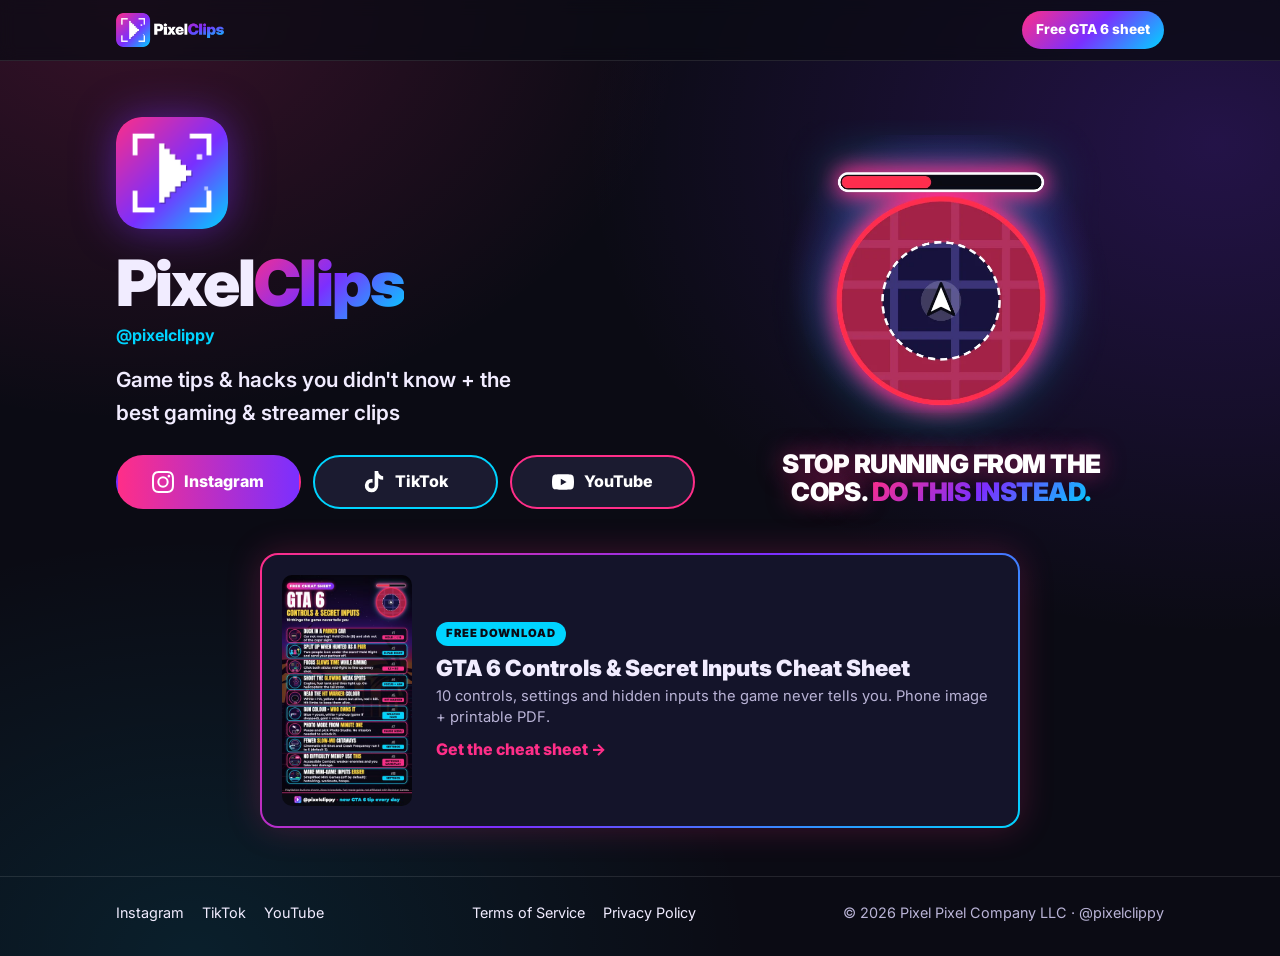
<file: index.html>
<!doctype html>
<html lang="en">
<head>
<meta charset="utf-8">
<meta name="viewport" content="width=device-width, initial-scale=1">
<title>Pixel Clips (@pixelclippy)</title>
<meta name="description" content="Game tips &amp; hacks you didn't know + the best gaming &amp; streamer clips. @pixelclippy on Instagram, TikTok and YouTube.">
<meta name="theme-color" content="#0B0B14">
<link rel="icon" type="image/png" href="assets/favicon.png">
<link rel="apple-touch-icon" href="assets/apple-touch-icon.png">
<link rel="preconnect" href="https://fonts.googleapis.com">
<link rel="preconnect" href="https://fonts.gstatic.com" crossorigin>
<link href="https://fonts.googleapis.com/css2?family=Inter:wght@400;600;700;800;900&display=swap" rel="stylesheet">
<link rel="stylesheet" href="assets/site.css">
<meta property="og:type" content="website">
<meta property="og:url" content="https://pixelpixelcompany.github.io/pixelclips-site/">
<meta property="og:title" content="Pixel Clips (@pixelclippy)">
<meta property="og:description" content="Game tips &amp; hacks you didn't know + the best gaming &amp; streamer clips">
<meta property="og:image" content="https://pixelpixelcompany.github.io/pixelclips-site/assets/logo-mark.png">
</head>
<body>
<header class="site-header"><div class="wrap">
  <a class="brand" href="./" aria-label="Pixel Clips home"><img src="assets/wordmark.png" width="800" height="252" alt="Pixel Clips"></a>
  <a class="header-cta" href="gta6-cheat-sheet/">Free GTA 6 sheet</a>
</div></header>
<main class="wrap">
  <section class="hero">
    <div class="hero-copy">
      <img class="hero-logo" src="assets/logo-mark.png" width="512" height="512" alt="Pixel Clips logo">
      <h1>Pixel<span class="grad">Clips</span></h1>
      <p class="handle">@pixelclippy</p>
      <p class="bio">Game tips &amp; hacks you didn't know + the best gaming &amp; streamer clips</p>
      <div class="socials">
      <a class="btn btn-ig" href="https://www.instagram.com/pixelclippy/"><svg viewBox="0 0 24 24" aria-hidden="true"><path d="M12 2.2c3.2 0 3.6 0 4.8.1 3.3.1 4.8 1.7 4.9 4.9.1 1.3.1 1.6.1 4.8s0 3.6-.1 4.8c-.1 3.2-1.7 4.8-4.9 4.9-1.3.1-1.6.1-4.8.1s-3.6 0-4.8-.1c-3.3-.1-4.8-1.7-4.9-4.9C2.2 15.6 2.2 15.2 2.2 12s0-3.6.1-4.8C2.4 3.9 4 2.4 7.2 2.3 8.4 2.2 8.8 2.2 12 2.2zM12 0C8.7 0 8.3 0 7.1.1 2.7.3.3 2.7.1 7.1 0 8.3 0 8.7 0 12s0 3.7.1 4.9c.2 4.4 2.6 6.8 7 7 1.2.1 1.6.1 4.9.1s3.7 0 4.9-.1c4.4-.2 6.8-2.6 7-7 .1-1.2.1-1.6.1-4.9s0-3.7-.1-4.9c-.2-4.4-2.6-6.8-7-7C15.7 0 15.3 0 12 0zm0 5.8a6.2 6.2 0 1 0 0 12.4 6.2 6.2 0 0 0 0-12.4zM12 16a4 4 0 1 1 0-8 4 4 0 0 1 0 8zm6.4-11.8a1.4 1.4 0 1 0 0 2.9 1.4 1.4 0 0 0 0-2.9z"/></svg>Instagram</a>
      <a class="btn btn-tt" href="https://www.tiktok.com/@pixelclippy"><svg viewBox="0 0 24 24" aria-hidden="true"><path d="M16.6 0h-3.9v15.9a3.3 3.3 0 1 1-3.3-3.3c.3 0 .7 0 1 .1V8.7a7.3 7.3 0 1 0 6.2 7.2V7.8a9.2 9.2 0 0 0 5.4 1.7V5.6A5.4 5.4 0 0 1 16.6 0z"/></svg>TikTok</a>
      <a class="btn btn-yt" href="https://www.youtube.com/@pixelclippy"><svg viewBox="0 0 24 24" aria-hidden="true"><path d="M23.5 6.2a3 3 0 0 0-2.1-2.1C19.5 3.6 12 3.6 12 3.6s-7.5 0-9.4.5A3 3 0 0 0 .5 6.2 31.4 31.4 0 0 0 0 12a31.4 31.4 0 0 0 .5 5.8 3 3 0 0 0 2.1 2.1c1.9.5 9.4.5 9.4.5s7.5 0 9.4-.5a3 3 0 0 0 2.1-2.1A31.4 31.4 0 0 0 24 12a31.4 31.4 0 0 0-.5-5.8zM9.6 15.6V8.4l6.3 3.6-6.3 3.6z"/></svg>YouTube</a>
    </div>
    </div>
    <figure class="hero-art">
      <img src="assets/hero-tip.webp" width="668" height="640" alt="GTA 6 wanted-level tip art: a glowing red search ring around a blue safe zone with a navigation arrow">
      <figcaption>Stop running from the cops. <span class="grad">Do this instead.</span></figcaption>
    </figure>
  </section>
  <a class="freebie" href="gta6-cheat-sheet/">
    <img src="assets/cheat-sheet-thumb.jpg" width="360" height="640" alt="" loading="lazy">
    <div>
      <span class="tag">Free download</span>
      <h2>GTA 6 Controls &amp; Secret Inputs Cheat Sheet</h2>
      <p>10 controls, settings and hidden inputs the game never tells you. Phone image + printable PDF.</p>
      <span class="go">Get the cheat sheet &rarr;</span>
    </div>
  </a>
</main>
<footer class="site-footer"><div class="wrap">
  <nav aria-label="Social"><a href="https://www.instagram.com/pixelclippy/">Instagram</a><a href="https://www.tiktok.com/@pixelclippy">TikTok</a><a href="https://www.youtube.com/@pixelclippy">YouTube</a></nav>
  <nav aria-label="Legal"><a href="terms.html">Terms of Service</a><a href="privacy.html">Privacy Policy</a></nav>
  <div>&copy; 2026 Pixel Pixel Company LLC &middot; @pixelclippy</div>
</div></footer>
</body>
</html>
</file>
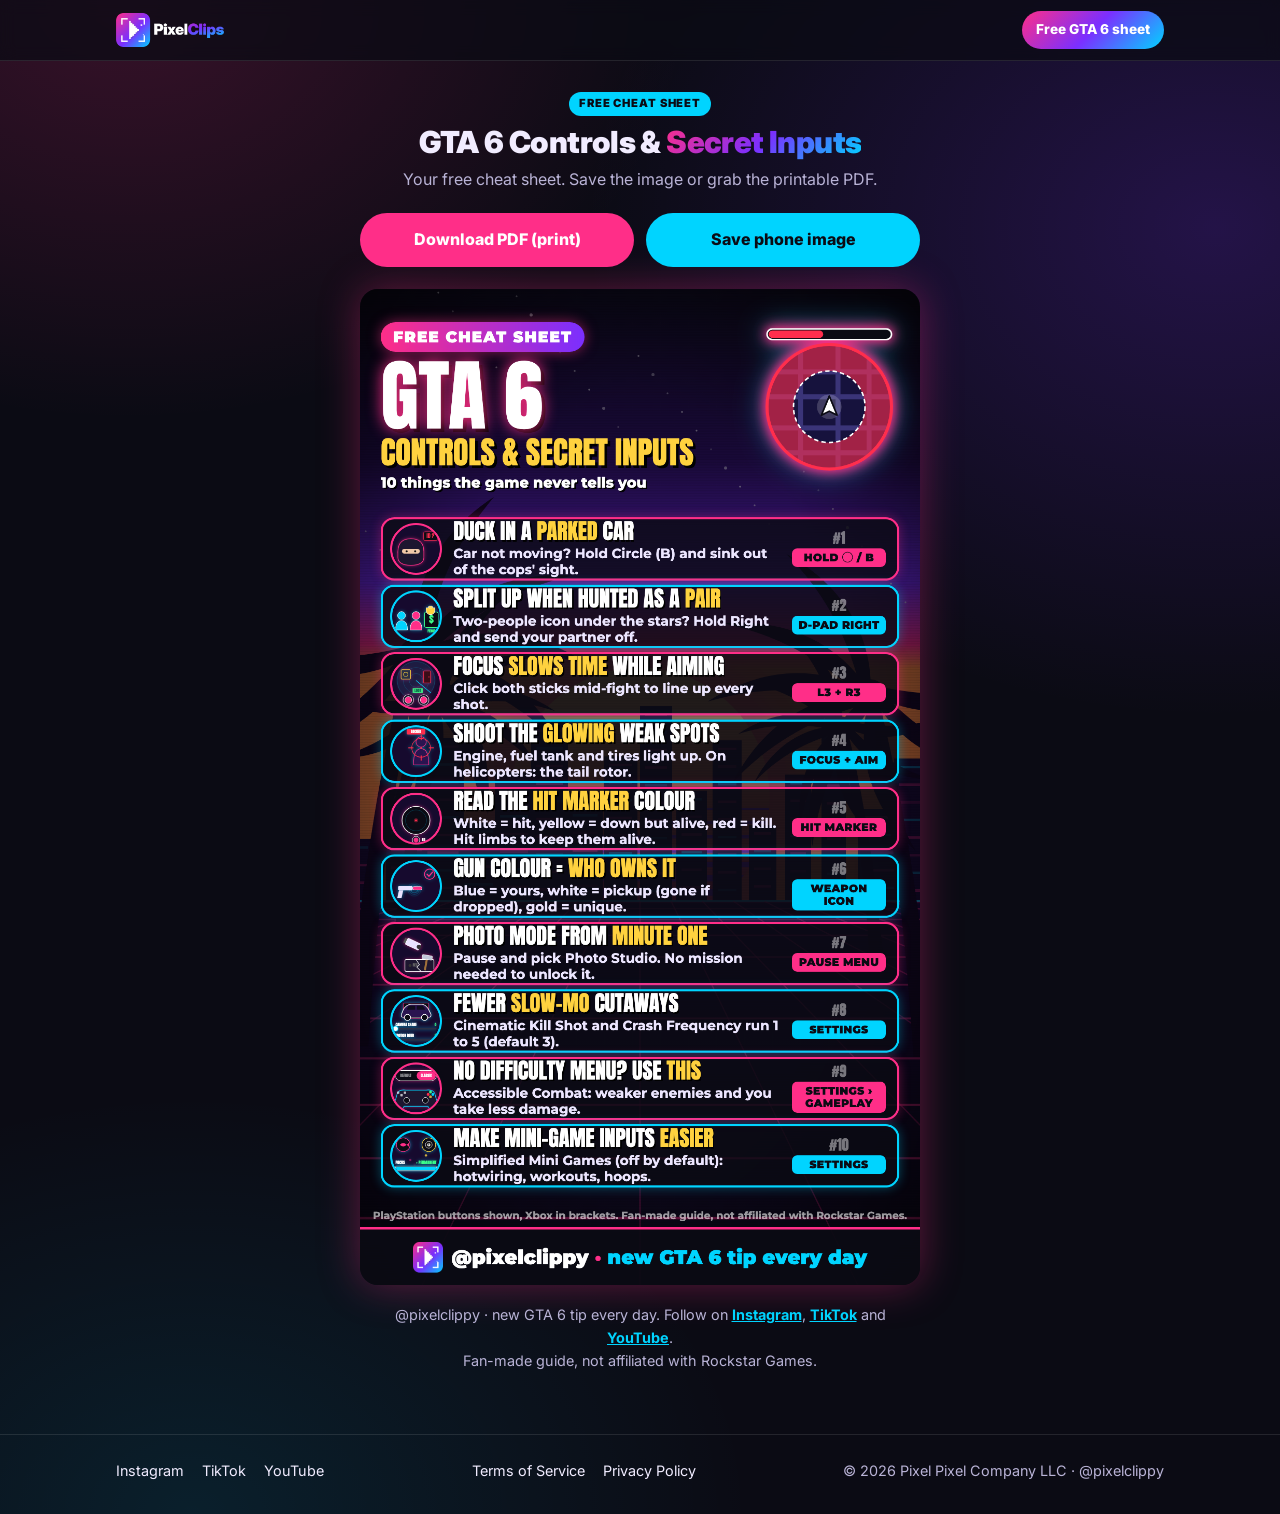
<file: gta6-cheat-sheet/index.html>
<!doctype html>
<html lang="en">
<head>
<meta charset="utf-8">
<meta name="viewport" content="width=device-width, initial-scale=1">
<title>GTA 6 Controls &amp; Secret Inputs Cheat Sheet | Pixel Clips</title>
<meta name="description" content="Free one-page GTA 6 cheat sheet: 10 controls, settings and hidden inputs the game never tells you. From @pixelclippy.">
<meta name="theme-color" content="#0B0B14">
<link rel="icon" type="image/png" href="../assets/favicon.png">
<link rel="apple-touch-icon" href="../assets/apple-touch-icon.png">
<link rel="preconnect" href="https://fonts.googleapis.com">
<link rel="preconnect" href="https://fonts.gstatic.com" crossorigin>
<link href="https://fonts.googleapis.com/css2?family=Inter:wght@400;600;700;800;900&display=swap" rel="stylesheet">
<link rel="stylesheet" href="../assets/site.css">
<meta property="og:type" content="website">
<meta property="og:url" content="https://pixelpixelcompany.github.io/pixelclips-site/gta6-cheat-sheet/">
<meta property="og:title" content="GTA 6 Controls &amp; Secret Inputs Cheat Sheet">
<meta property="og:description" content="10 controls, settings and hidden inputs the game never tells you. Free from @pixelclippy.">
<meta property="og:image" content="https://pixelpixelcompany.github.io/pixelclips-site/gta6-cheat-sheet/gta6-cheat-sheet.png">
<meta property="og:image:width" content="1080">
<meta property="og:image:height" content="1920">
<meta name="twitter:card" content="summary_large_image">
</head>
<body>
<header class="site-header"><div class="wrap">
  <a class="brand" href="../" aria-label="Pixel Clips home"><img src="../assets/wordmark.png" width="800" height="252" alt="Pixel Clips"></a>
  <a class="header-cta" href="../gta6-cheat-sheet/">Free GTA 6 sheet</a>
</div></header>
<main class="wrap">
  <section class="sheet">
    <span class="tag">Free cheat sheet</span>
    <h1>GTA 6 Controls &amp; <span class="grad">Secret Inputs</span></h1>
    <p class="lead">Your free cheat sheet. Save the image or grab the printable PDF.</p>
    <div class="btns">
      <a class="btn btn-pink" href="gta6-cheat-sheet.pdf" download>Download PDF (print)</a>
      <a class="btn btn-cyan" href="gta6-cheat-sheet.png" download>Save phone image</a>
    </div>
    <img class="sheet-img" src="gta6-cheat-sheet.png" width="1080" height="1920" alt="GTA 6 controls and secret inputs cheat sheet: 10 tips with button inputs">
    <p class="note">@pixelclippy &middot; new GTA 6 tip every day. Follow on <a href="https://www.instagram.com/pixelclippy/">Instagram</a>, <a href="https://www.tiktok.com/@pixelclippy">TikTok</a> and <a href="https://www.youtube.com/@pixelclippy">YouTube</a>.<br>Fan-made guide, not affiliated with Rockstar Games.</p>
  </section>
</main>
<footer class="site-footer"><div class="wrap">
  <nav aria-label="Social"><a href="https://www.instagram.com/pixelclippy/">Instagram</a><a href="https://www.tiktok.com/@pixelclippy">TikTok</a><a href="https://www.youtube.com/@pixelclippy">YouTube</a></nav>
  <nav aria-label="Legal"><a href="../terms.html">Terms of Service</a><a href="../privacy.html">Privacy Policy</a></nav>
  <div>&copy; 2026 Pixel Pixel Company LLC &middot; @pixelclippy</div>
</div></footer>
</body>
</html>
</file>
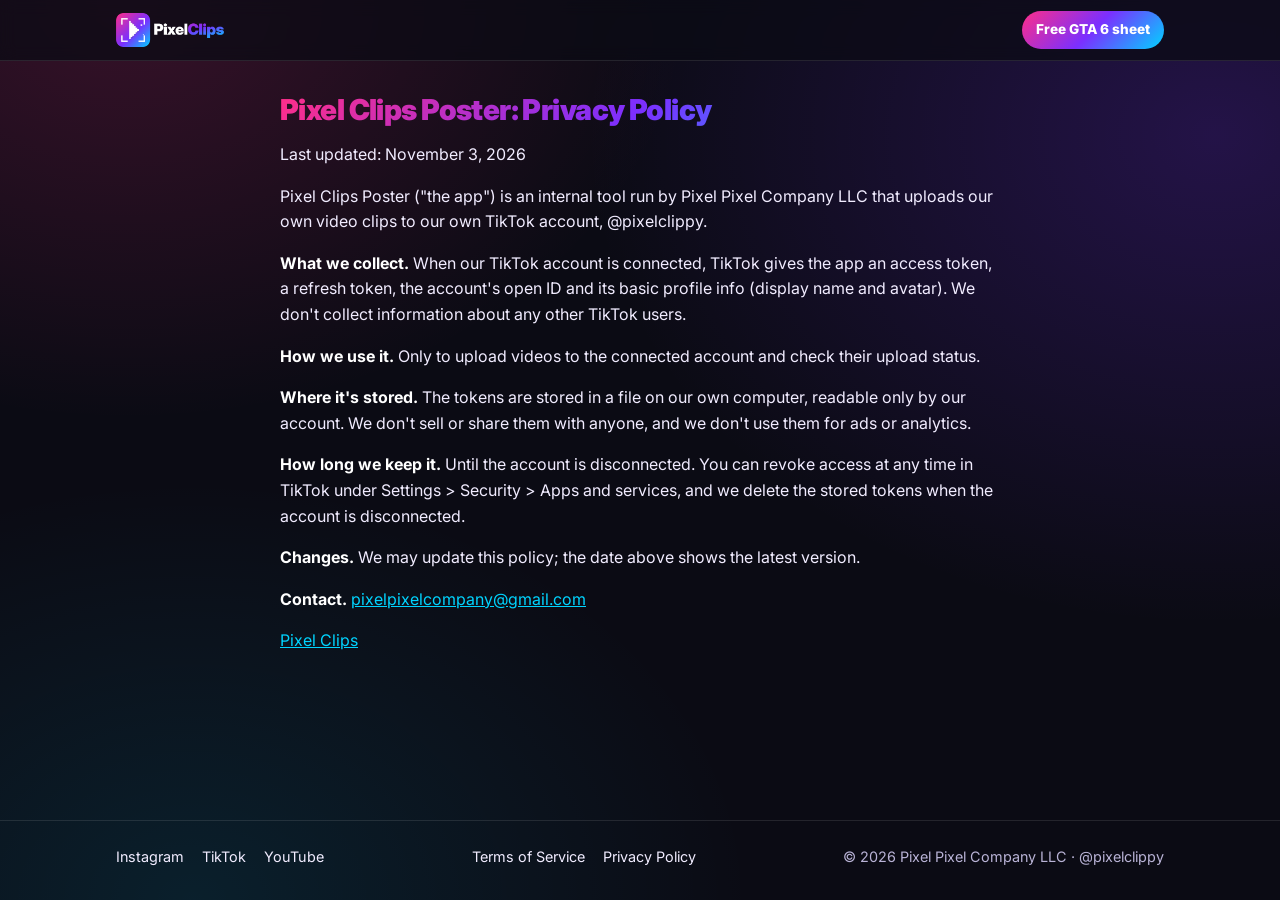
<file: privacy.html>
<!doctype html>
<html lang="en">
<head>
<meta charset="utf-8">
<meta name="viewport" content="width=device-width, initial-scale=1">
<title>Privacy Policy</title>
<meta name="description" content="Pixel Clips Poster Privacy Policy. Pixel Pixel Company LLC.">
<meta name="theme-color" content="#0B0B14">
<link rel="icon" type="image/png" href="assets/favicon.png">
<link rel="apple-touch-icon" href="assets/apple-touch-icon.png">
<link rel="preconnect" href="https://fonts.googleapis.com">
<link rel="preconnect" href="https://fonts.gstatic.com" crossorigin>
<link href="https://fonts.googleapis.com/css2?family=Inter:wght@400;600;700;800;900&display=swap" rel="stylesheet">
<link rel="stylesheet" href="assets/site.css">
</head>
<body>
<header class="site-header"><div class="wrap">
  <a class="brand" href="./" aria-label="Pixel Clips home"><img src="assets/wordmark.png" width="800" height="252" alt="Pixel Clips"></a>
  <a class="header-cta" href="gta6-cheat-sheet/">Free GTA 6 sheet</a>
</div></header>
<main class="wrap">
<article class="legal" id="legal-text"><h1>Pixel Clips Poster: Privacy Policy</h1>
<p>Last updated: November 3, 2026</p>
<p>Pixel Clips Poster (&quot;the app&quot;) is an internal tool run by Pixel Pixel Company LLC that uploads our own video clips to our own TikTok account, @pixelclippy.</p>
<p><strong>What we collect.</strong> When our TikTok account is connected, TikTok gives the app an access token, a refresh token, the account&#x27;s open ID and its basic profile info (display name and avatar). We don&#x27;t collect information about any other TikTok users.</p>
<p><strong>How we use it.</strong> Only to upload videos to the connected account and check their upload status.</p>
<p><strong>Where it&#x27;s stored.</strong> The tokens are stored in a file on our own computer, readable only by our account. We don&#x27;t sell or share them with anyone, and we don&#x27;t use them for ads or analytics.</p>
<p><strong>How long we keep it.</strong> Until the account is disconnected. You can revoke access at any time in TikTok under Settings &gt; Security &gt; Apps and services, and we delete the stored tokens when the account is disconnected.</p>
<p><strong>Changes.</strong> We may update this policy; the date above shows the latest version.</p>
<p><strong>Contact.</strong> <a href="mailto:pixelpixelcompany@gmail.com">pixelpixelcompany@gmail.com</a></p><p><a href="./">Pixel Clips</a></p></article>
</main>
<footer class="site-footer"><div class="wrap">
  <nav aria-label="Social"><a href="https://www.instagram.com/pixelclippy/">Instagram</a><a href="https://www.tiktok.com/@pixelclippy">TikTok</a><a href="https://www.youtube.com/@pixelclippy">YouTube</a></nav>
  <nav aria-label="Legal"><a href="terms.html">Terms of Service</a><a href="privacy.html">Privacy Policy</a></nav>
  <div>&copy; 2026 Pixel Pixel Company LLC &middot; @pixelclippy</div>
</div></footer>
</body>
</html>
</file>
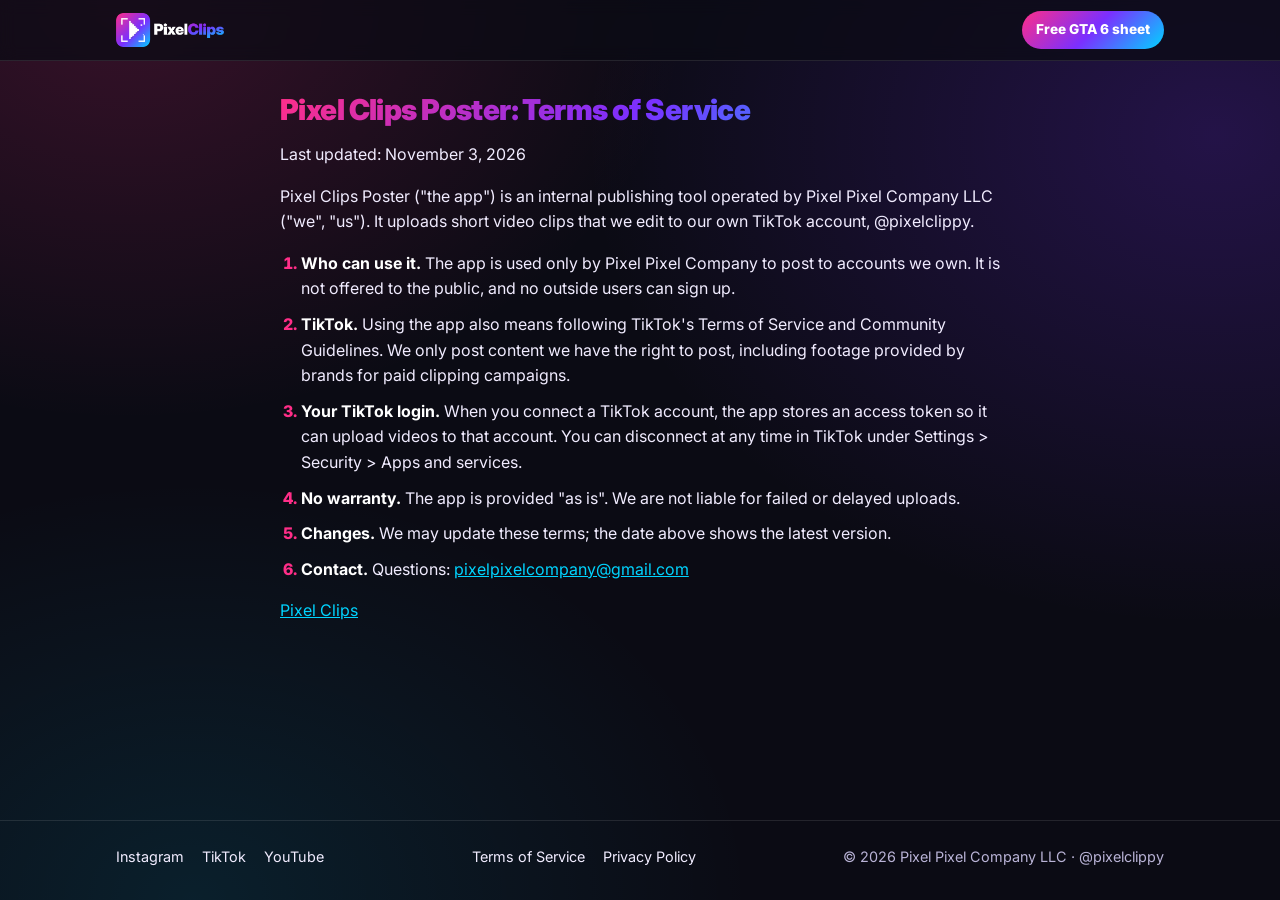
<file: terms.html>
<!doctype html>
<html lang="en">
<head>
<meta charset="utf-8">
<meta name="viewport" content="width=device-width, initial-scale=1">
<title>Terms of Service</title>
<meta name="description" content="Pixel Clips Poster Terms of Service. Pixel Pixel Company LLC.">
<meta name="theme-color" content="#0B0B14">
<link rel="icon" type="image/png" href="assets/favicon.png">
<link rel="apple-touch-icon" href="assets/apple-touch-icon.png">
<link rel="preconnect" href="https://fonts.googleapis.com">
<link rel="preconnect" href="https://fonts.gstatic.com" crossorigin>
<link href="https://fonts.googleapis.com/css2?family=Inter:wght@400;600;700;800;900&display=swap" rel="stylesheet">
<link rel="stylesheet" href="assets/site.css">
</head>
<body>
<header class="site-header"><div class="wrap">
  <a class="brand" href="./" aria-label="Pixel Clips home"><img src="assets/wordmark.png" width="800" height="252" alt="Pixel Clips"></a>
  <a class="header-cta" href="gta6-cheat-sheet/">Free GTA 6 sheet</a>
</div></header>
<main class="wrap">
<article class="legal" id="legal-text"><h1>Pixel Clips Poster: Terms of Service</h1>
<p>Last updated: November 3, 2026</p>
<p>Pixel Clips Poster (&quot;the app&quot;) is an internal publishing tool operated by Pixel Pixel Company LLC (&quot;we&quot;, &quot;us&quot;). It uploads short video clips that we edit to our own TikTok account, @pixelclippy.</p>
<ol><li><strong>Who can use it.</strong> The app is used only by Pixel Pixel Company to post to accounts we own. It is not offered to the public, and no outside users can sign up.</li><li><strong>TikTok.</strong> Using the app also means following TikTok&#x27;s Terms of Service and Community Guidelines. We only post content we have the right to post, including footage provided by brands for paid clipping campaigns.</li><li><strong>Your TikTok login.</strong> When you connect a TikTok account, the app stores an access token so it can upload videos to that account. You can disconnect at any time in TikTok under Settings &gt; Security &gt; Apps and services.</li><li><strong>No warranty.</strong> The app is provided &quot;as is&quot;. We are not liable for failed or delayed uploads.</li><li><strong>Changes.</strong> We may update these terms; the date above shows the latest version.</li><li><strong>Contact.</strong> Questions: <a href="mailto:pixelpixelcompany@gmail.com">pixelpixelcompany@gmail.com</a></li></ol><p><a href="./">Pixel Clips</a></p></article>
</main>
<footer class="site-footer"><div class="wrap">
  <nav aria-label="Social"><a href="https://www.instagram.com/pixelclippy/">Instagram</a><a href="https://www.tiktok.com/@pixelclippy">TikTok</a><a href="https://www.youtube.com/@pixelclippy">YouTube</a></nav>
  <nav aria-label="Legal"><a href="terms.html">Terms of Service</a><a href="privacy.html">Privacy Policy</a></nav>
  <div>&copy; 2026 Pixel Pixel Company LLC &middot; @pixelclippy</div>
</div></footer>
</body>
</html>
</file>
<file: assets/site.css>
/* Pixel Clips site. Brand kit colours: pink #FF2E88, purple #7B2FFF, cyan #00D4FF, background #0B0B14. Font: Inter. */
:root {
  --bg: #0B0B14;
  --panel: #14142a;
  --line: rgba(255, 255, 255, 0.10);
  --pink: #FF2E88;
  --purple: #7B2FFF;
  --cyan: #00D4FF;
  --text: #f1ecff;
  --muted: #b9b3d6;
  --grad: linear-gradient(135deg, #FF2E88 0%, #7B2FFF 50%, #00D4FF 100%);
  --radius: 18px;
}
* { box-sizing: border-box; }
html { -webkit-text-size-adjust: 100%; }
body {
  margin: 0;
  min-height: 100vh;
  display: flex;
  flex-direction: column;
  background-color: var(--bg);
  /* pixel confetti like the banner, pure CSS */
  background-image:
    radial-gradient(800px 600px at 10% 0%, rgba(255, 46, 136, 0.18), transparent 70%),
    radial-gradient(900px 700px at 95% 15%, rgba(123, 47, 255, 0.22), transparent 70%),
    radial-gradient(800px 600px at 15% 100%, rgba(0, 212, 255, 0.10), transparent 70%);
  color: var(--text);
  font-family: "Inter", -apple-system, BlinkMacSystemFont, "Segoe UI", Roboto, sans-serif;
  line-height: 1.6;
  overflow-x: hidden;
}
img { max-width: 100%; height: auto; display: block; }
a { color: var(--cyan); }
a:hover { color: #fff; }
:focus-visible { outline: 3px solid var(--cyan); outline-offset: 3px; border-radius: 6px; }

.wrap { width: 100%; max-width: 1080px; margin: 0 auto; padding: 0 16px; }

/* header */
.site-header { border-bottom: 1px solid var(--line); background: rgba(11, 11, 20, 0.75); backdrop-filter: blur(8px); position: sticky; top: 0; z-index: 10; }
.site-header .wrap { display: flex; align-items: center; justify-content: space-between; gap: 12px; height: 60px; }
.brand { display: block; }
.brand img { height: 34px; width: auto; }
.header-cta { font-weight: 800; font-size: 0.85rem; text-decoration: none; color: #fff; padding: 8px 14px; border-radius: 999px; background: var(--grad); white-space: nowrap; }
.header-cta:hover { color: #fff; filter: brightness(1.1); }

main { flex: 1; }

/* footer */
.site-footer { border-top: 1px solid var(--line); margin-top: 48px; padding: 24px 0 32px; font-size: 0.9rem; color: var(--muted); }
.site-footer .wrap { display: flex; flex-wrap: wrap; gap: 10px 24px; align-items: center; justify-content: space-between; }
.site-footer nav { display: flex; flex-wrap: wrap; gap: 8px 18px; }
.site-footer a { color: var(--text); text-decoration: none; }
.site-footer a:hover { color: var(--cyan); }

/* home hero */
.hero { padding: 28px 0 8px; display: grid; gap: 24px; align-items: center; }
.hero-copy { text-align: center; }
.hero-logo { width: 112px; height: 112px; margin: 0 auto 18px; border-radius: 26px; box-shadow: 0 0 40px rgba(123, 47, 255, 0.5); }
.hero h1 { margin: 0; font-size: 2.6rem; line-height: 1; font-weight: 900; letter-spacing: -0.03em; }
.hero h1 .grad { background: var(--grad); -webkit-background-clip: text; background-clip: text; color: transparent; }
.handle { margin: 8px 0 0; font-weight: 700; color: var(--cyan); }
.bio { margin: 14px auto 0; max-width: 30ch; font-size: 1.15rem; font-weight: 600; color: var(--text); }
.hero-art { position: relative; max-width: 420px; margin: 0 auto; isolation: isolate; }
.hero-art img { width: 100%; height: auto; }
.hero-art::before { content: ""; position: absolute; inset: 4% 0 24%; background: radial-gradient(circle, rgba(255, 46, 136, 0.3), rgba(123, 47, 255, 0.15) 50%, transparent 70%); z-index: -1; }
.hero-art figcaption { text-align: center; font-size: 1.6rem; line-height: 1.1; font-weight: 900; letter-spacing: -0.02em; text-transform: uppercase; color: #fff; text-shadow: 0 0 24px rgba(255, 46, 136, 0.6); margin-top: 4px; }
.hero-art .grad { background: var(--grad); -webkit-background-clip: text; background-clip: text; color: transparent; text-shadow: none; }

/* social buttons */
.socials { display: grid; gap: 12px; margin: 26px auto 0; max-width: 420px; }
.btn { display: flex; align-items: center; justify-content: center; gap: 10px; min-height: 54px; padding: 12px 20px; border-radius: 999px; font-weight: 800; font-size: 1rem; text-decoration: none; color: #fff; border: 2px solid transparent; transition: transform 0.15s ease, filter 0.15s ease; }
.btn:hover { color: #fff; transform: translateY(-2px); filter: brightness(1.1); }
.btn svg { width: 22px; height: 22px; flex: none; fill: currentColor; }
.btn-ig { background: linear-gradient(90deg, #FF2E88, #7B2FFF); }
.btn-tt { background: #1b1b30; border-color: var(--cyan); }
.btn-yt { background: #1b1b30; border-color: var(--pink); }
.btn-pink { background: var(--pink); }
.btn-cyan { background: var(--cyan); color: var(--bg); }
.btn-cyan:hover { color: var(--bg); }

/* freebie card */
.freebie { margin: 36px auto 0; max-width: 760px; display: grid; grid-template-columns: 96px 1fr; gap: 16px; align-items: center; padding: 16px; border-radius: var(--radius); background: var(--panel); border: 2px solid transparent; background-image: linear-gradient(var(--panel), var(--panel)), var(--grad); background-origin: border-box; background-clip: padding-box, border-box; text-decoration: none; color: var(--text); box-shadow: 0 0 34px rgba(255, 46, 136, 0.22); transition: transform 0.15s ease; }
.freebie:hover { color: var(--text); transform: translateY(-2px); }
.freebie img { width: 96px; border-radius: 10px; }
.tag { display: inline-block; font-size: 0.7rem; font-weight: 900; letter-spacing: 0.08em; text-transform: uppercase; color: var(--bg); background: var(--cyan); padding: 3px 10px; border-radius: 999px; }
.freebie h2 { margin: 8px 0 4px; font-size: 1.15rem; line-height: 1.25; font-weight: 900; }
.freebie p { margin: 0; color: var(--muted); font-size: 0.92rem; line-height: 1.45; }
.freebie .go { display: inline-block; margin-top: 8px; font-weight: 800; color: var(--pink); }

/* cheat sheet page */
.sheet { max-width: 560px; margin: 0 auto; padding: 28px 0 0; text-align: center; }
.sheet h1 { margin: 10px 0 8px; font-size: 1.9rem; line-height: 1.1; font-weight: 900; letter-spacing: -0.02em; }
.sheet h1 .grad { background: var(--grad); -webkit-background-clip: text; background-clip: text; color: transparent; }
.sheet .lead { margin: 0 0 20px; color: var(--muted); }
.sheet .btns { display: grid; gap: 12px; margin: 0 0 22px; }
.sheet-img { width: 100%; border-radius: var(--radius); box-shadow: 0 0 40px rgba(255, 46, 136, 0.35); }
.sheet .note { margin-top: 18px; font-size: 0.9rem; color: var(--muted); }
.sheet .note a { font-weight: 700; }

/* legal pages: original text, restyled */
.legal { max-width: 720px; margin: 0 auto; padding: 32px 0 0; }
.legal h1 { font-size: 1.8rem; line-height: 1.15; font-weight: 900; letter-spacing: -0.02em; margin: 0 0 12px; background: var(--grad); -webkit-background-clip: text; background-clip: text; color: transparent; }
.legal p, .legal li { color: var(--text); }
.legal strong { color: #fff; }
.legal ol { padding-left: 1.3em; }
.legal li { margin-bottom: 10px; }
.legal li::marker { color: var(--pink); font-weight: 800; }
.legal a { overflow-wrap: anywhere; }

@media (min-width: 560px) {
  .socials { grid-template-columns: repeat(3, 1fr); max-width: 640px; }
  .sheet .btns { grid-template-columns: 1fr 1fr; }
}
@media (min-width: 900px) {
  .hero { grid-template-columns: 1.3fr 1fr; padding-top: 56px; }
  .hero-copy { text-align: left; }
  .hero-logo { margin: 0 0 22px; }
  .hero h1 { font-size: 4rem; }
  .bio { margin-left: 0; font-size: 1.3rem; }
  .socials { margin-left: 0; }
  .hero-art { max-width: 340px; }
  .freebie { grid-template-columns: 130px 1fr; padding: 20px; gap: 24px; }
  .freebie img { width: 130px; }
  .freebie h2 { font-size: 1.4rem; }
}
@media (prefers-reduced-motion: reduce) { * { transition: none !important; } }
</file>
